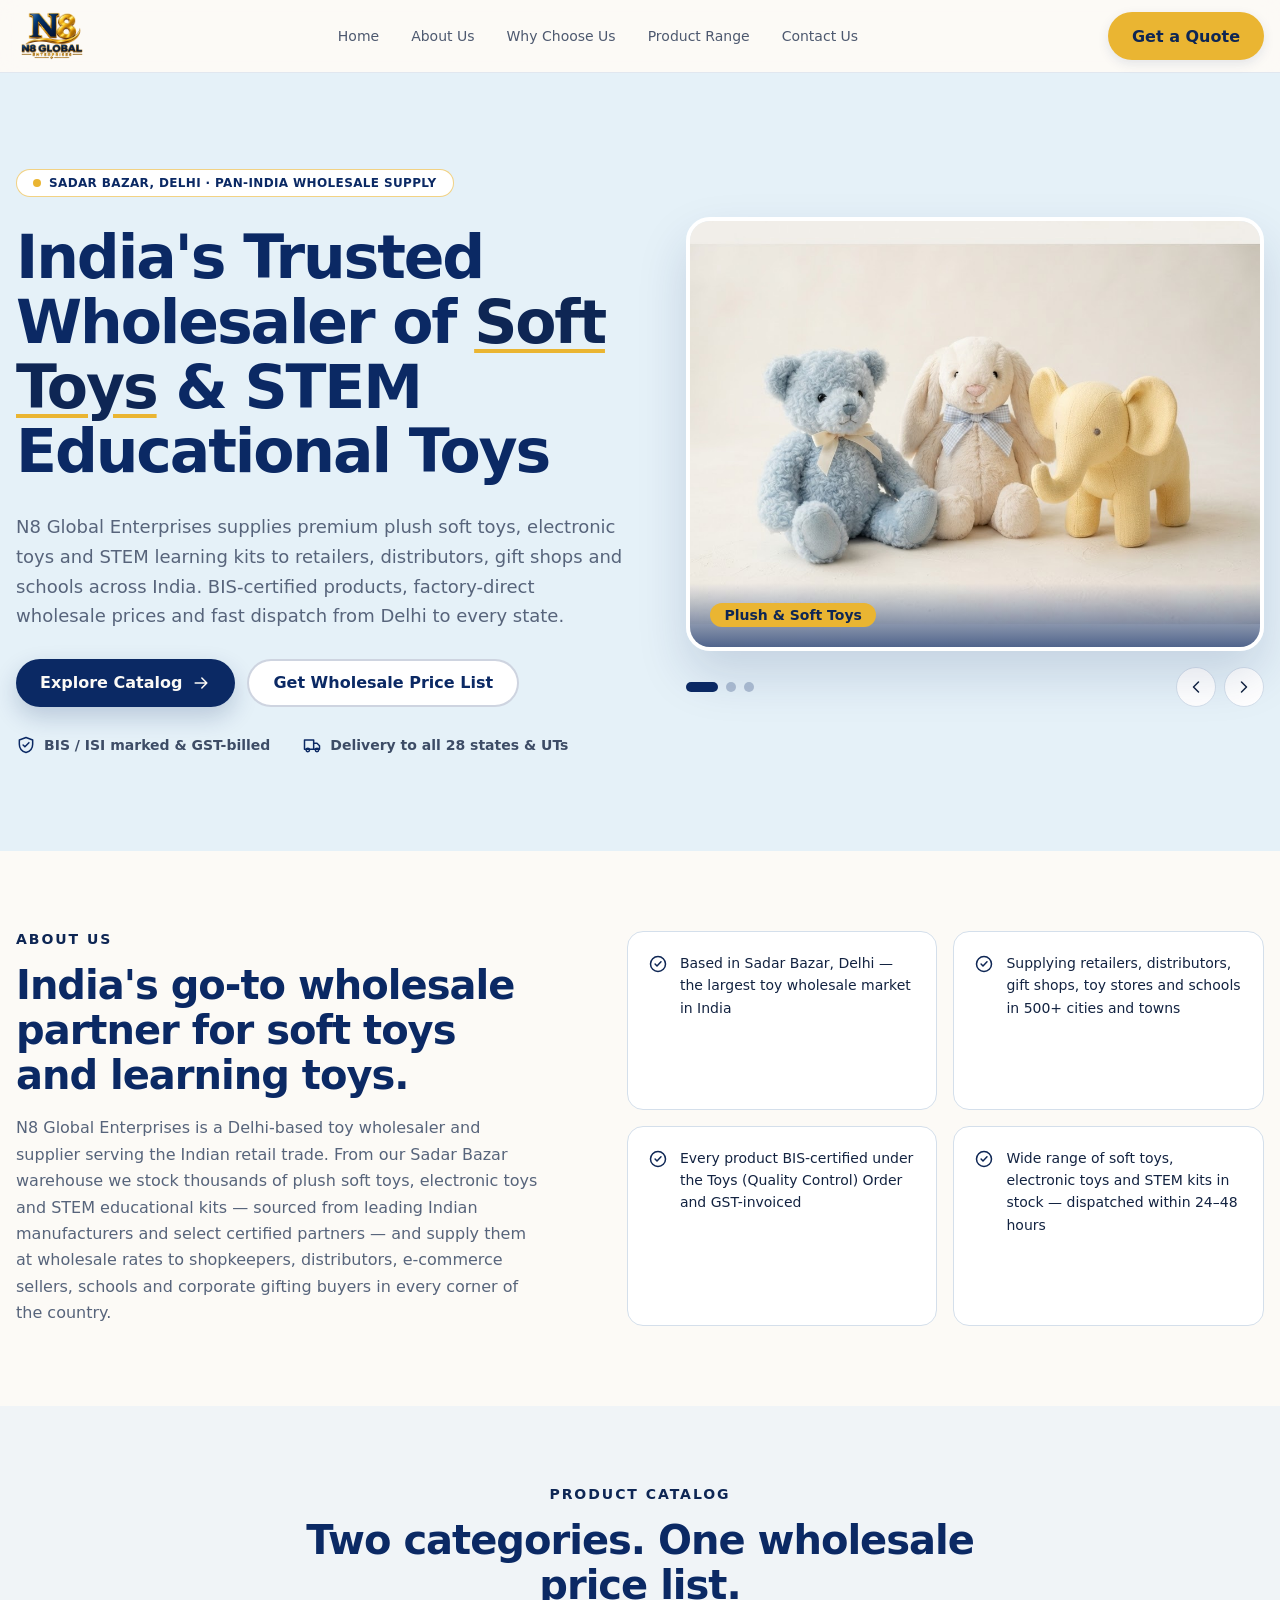
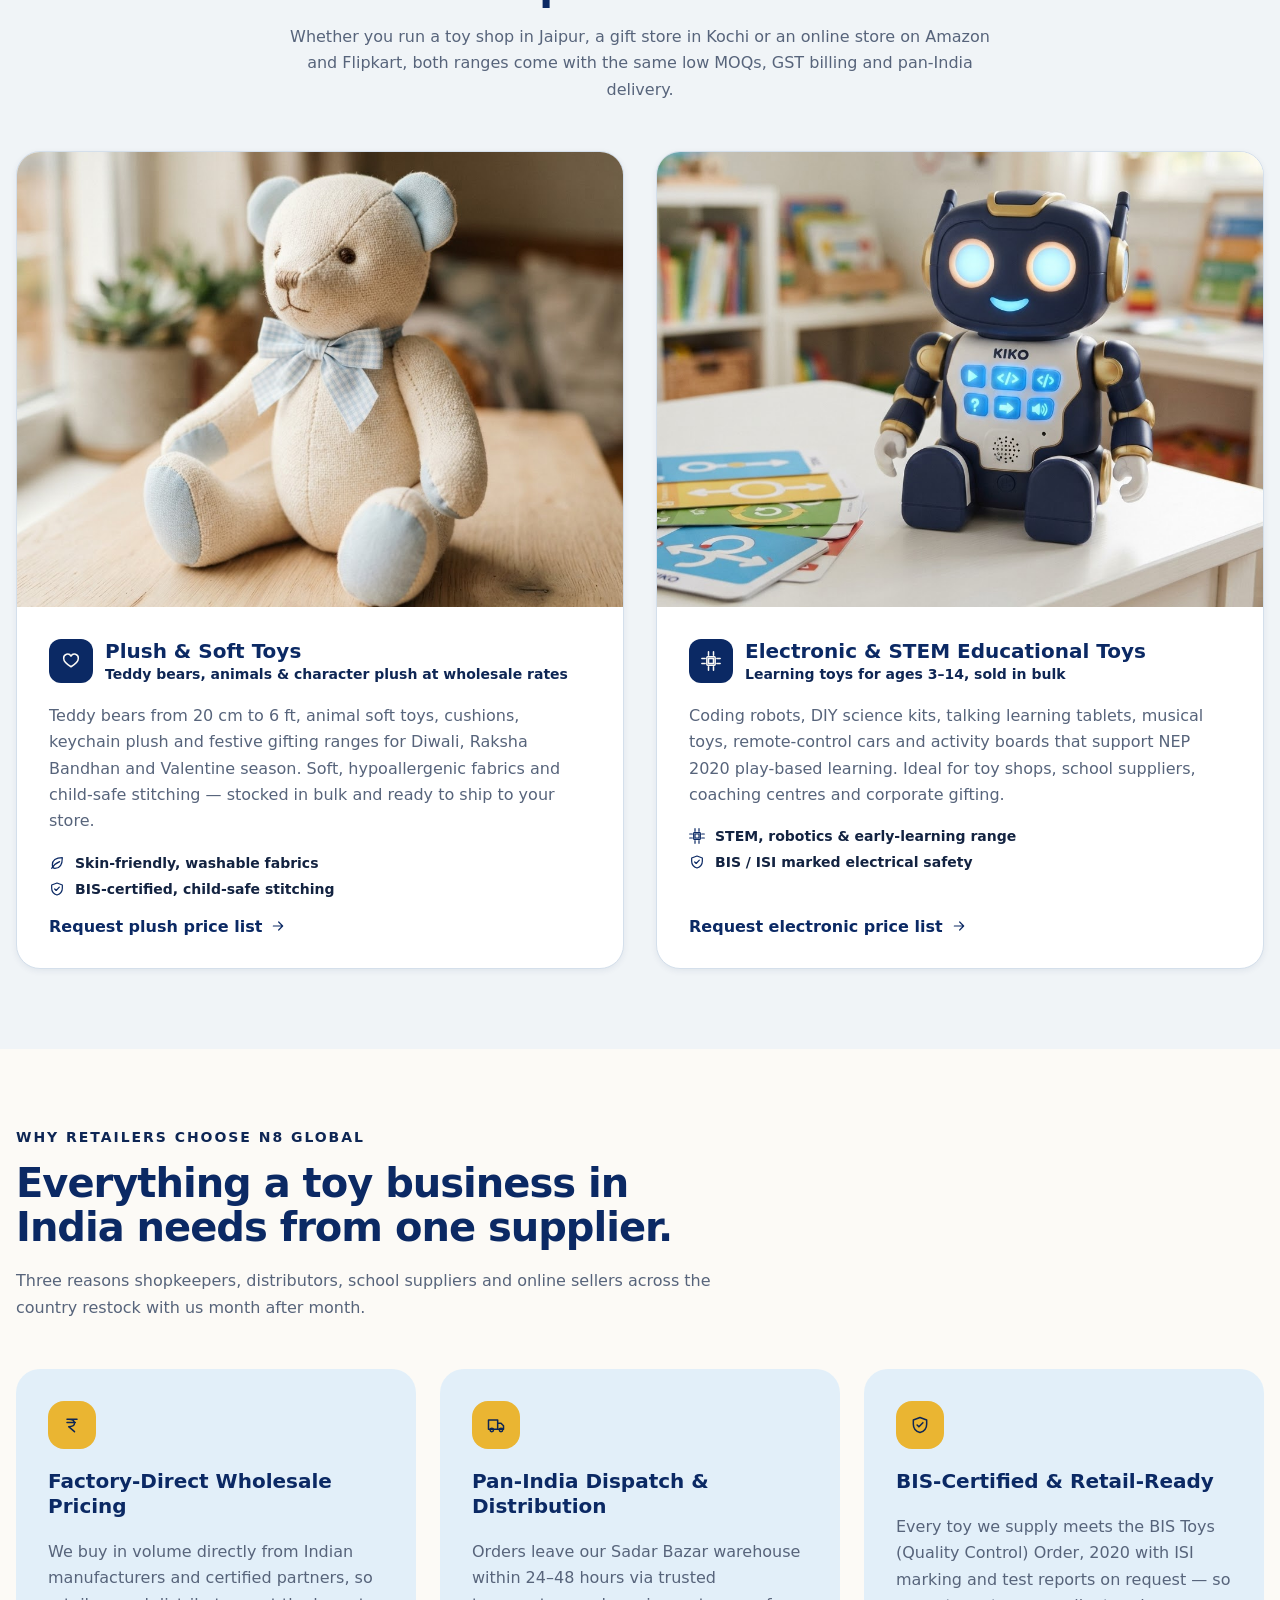
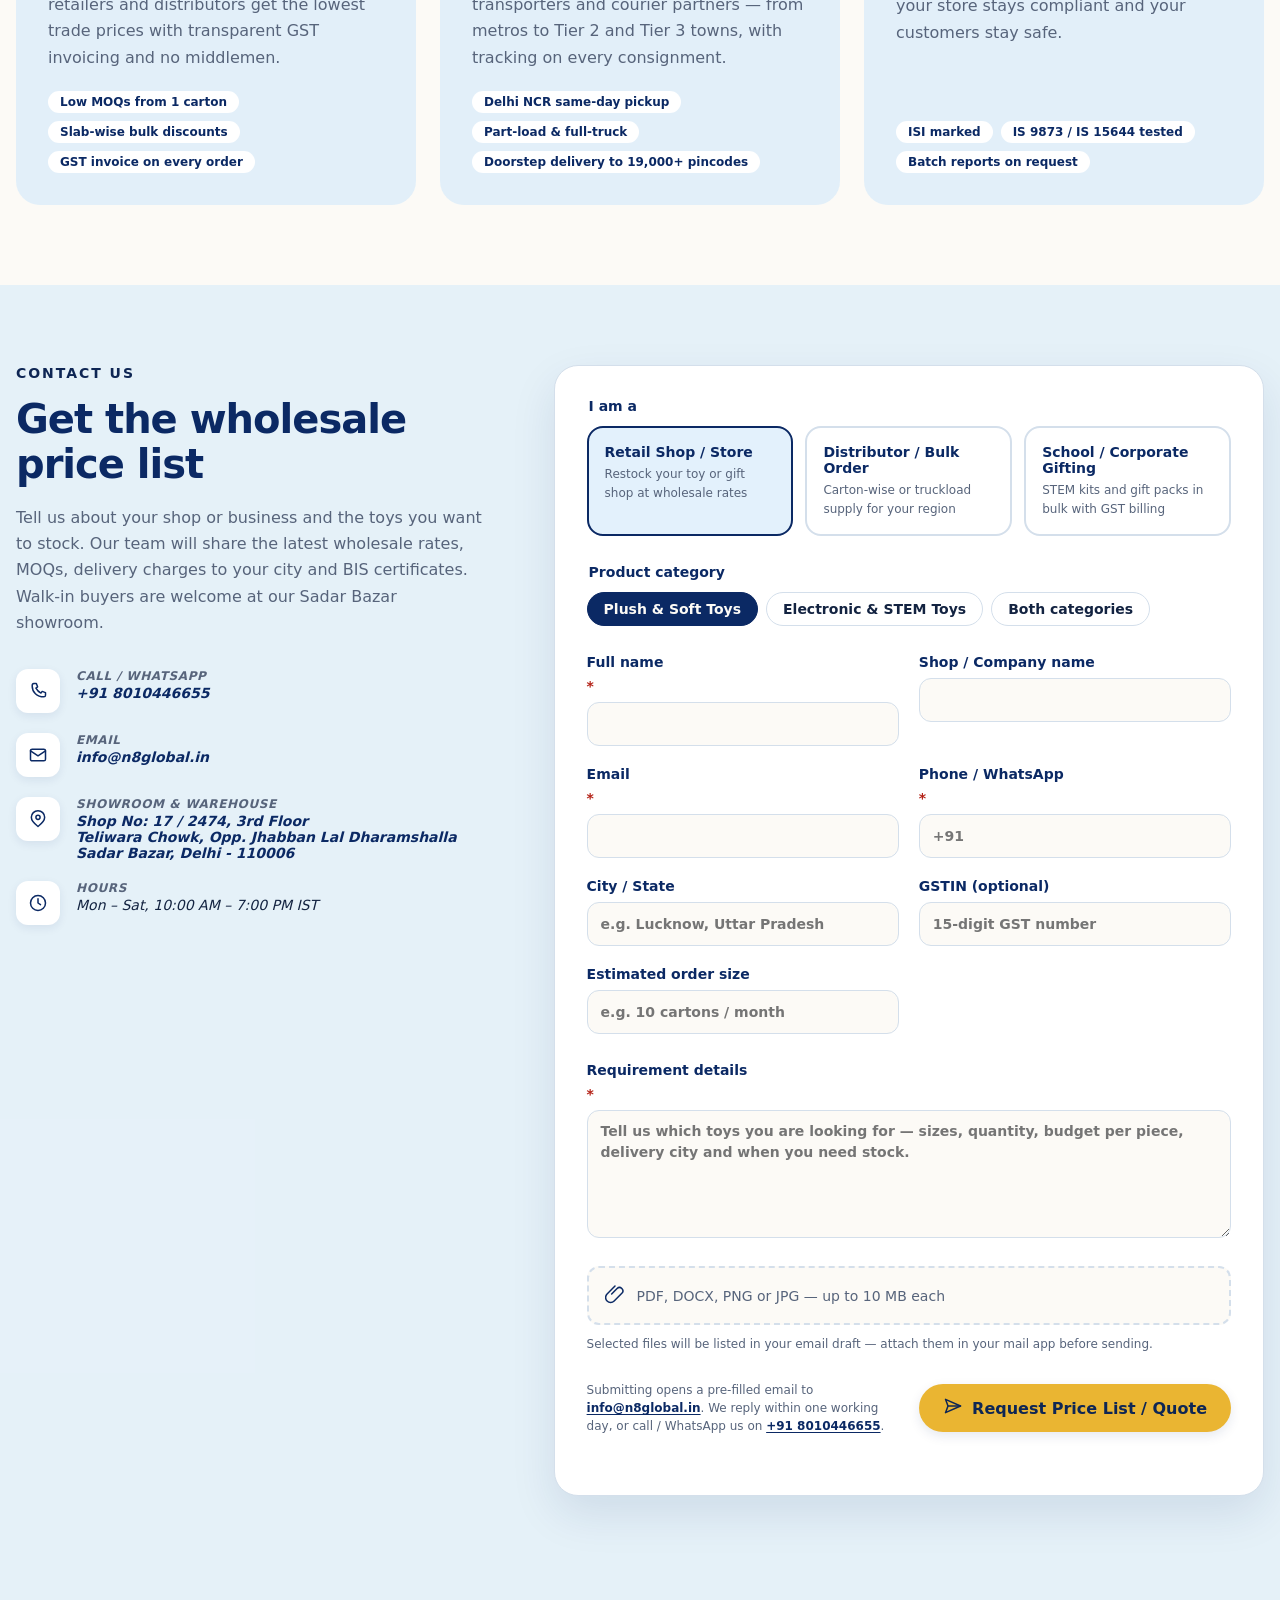
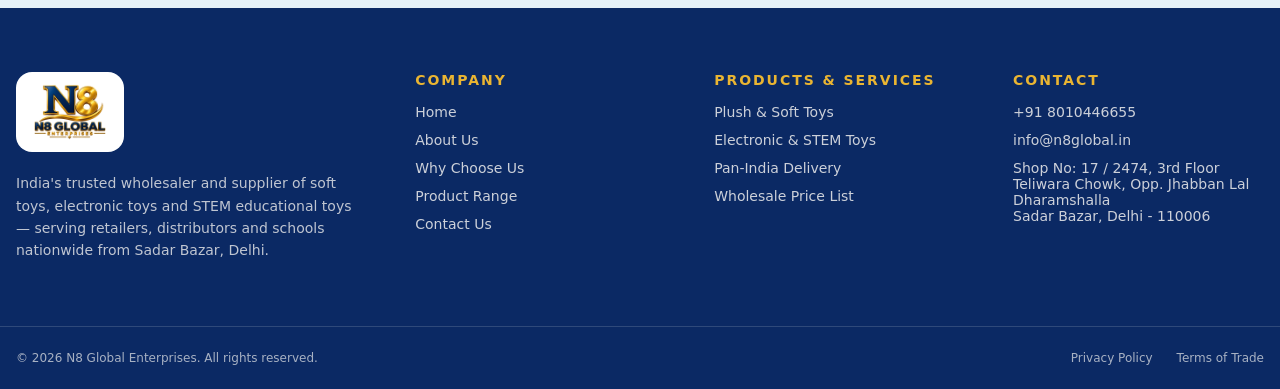
<file: index.html>
<!doctype html>
<html lang="en">
<head>
  <meta charset="utf-8">
  <meta name="viewport" content="width=device-width, initial-scale=1">
  <meta name="theme-color" content="#f9f8f5">
  <meta name="description" content="N8 Global Enterprises is a leading India-based wholesaler and supplier of plush soft toys, electronic toys and STEM educational toys.">
  <title>N8 Global Enterprises | Soft Toys & STEM Educational Toys Wholesaler in India</title>
  <link rel="icon" href="./assets/logo.png">
  <link rel="stylesheet" href="./style.css">
</head>
<body>
<header class="site-header">
  <div class="container header-inner">
    <a class="brand" href="#home" aria-label="N8 Global Enterprises home">
      <img src="./assets/logo.png" alt="N8 Global Enterprises">
    </a>
    <nav class="desktop-nav" aria-label="Primary"><a href="#home">Home</a>
<a href="#about">About Us</a>
<a href="#capabilities">Why Choose Us</a>
<a href="#catalog">Product Range</a>
<a href="#contact">Contact Us</a></nav>
    <div class="header-actions">
      <a class="btn btn-accent quote-btn" href="#quote">Get a Quote</a>
      <button class="icon-btn mobile-toggle" id="menuToggle" aria-expanded="false" aria-controls="mobileNav" aria-label="Open menu"><span class="icon"><svg viewBox="0 0 24 24" aria-hidden="true"><path d="M4 7h16M4 12h16M4 17h16"/></svg></span></button>
    </div>
  </div>
  <nav class="mobile-nav" id="mobileNav" aria-label="Mobile">
    <div class="container mobile-nav-inner">
      <a href="#home">Home</a>
<a href="#about">About Us</a>
<a href="#capabilities">Why Choose Us</a>
<a href="#catalog">Product Range</a>
<a href="#contact">Contact Us</a>
      <a class="btn btn-accent" href="#quote">Get a Quote</a>
    </div>
  </nav>
</header>

<main>
<section id="home" class="hero section-blue">
  <div class="container hero-grid">
    <div class="hero-copy">
      <span class="eyebrow-pill"><span class="dot"></span>Sadar Bazar, Delhi · Pan-India Wholesale Supply</span>
      <h1>India's Trusted Wholesaler of <span>Soft Toys</span> &amp; STEM Educational Toys</h1>
      <p class="lead">N8 Global Enterprises supplies premium plush soft toys, electronic toys and STEM learning kits to retailers, distributors, gift shops and schools across India. BIS-certified products, factory-direct wholesale prices and fast dispatch from Delhi to every state.</p>
      <div class="hero-actions">
        <a class="btn btn-primary" href="#catalog">Explore Catalog <span class="icon"><svg viewBox="0 0 24 24" aria-hidden="true"><path d="M5 12h14M13 6l6 6-6 6"/></svg></span></a>
        <a class="btn btn-outline" href="#quote">Get Wholesale Price List</a>
      </div>
      <ul class="trust-row">
        <li><span class="icon"><svg viewBox="0 0 24 24" aria-hidden="true"><path d="M12 3 20 6v5c0 5-3.4 8.6-8 10-4.6-1.4-8-5-8-10V6l8-3Z"/><path d="m8.5 12 2.2 2.2 4.8-5"/></svg></span> BIS / ISI marked &amp; GST-billed</li>
        <li><span class="icon"><svg viewBox="0 0 24 24" aria-hidden="true"><path d="M3 6h11v11H3zM14 10h4l3 3v4h-7z"/><circle cx="7" cy="18" r="2"/><circle cx="18" cy="18" r="2"/></svg></span> Delivery to all 28 states &amp; UTs</li>
      </ul>
    </div>
    <div class="hero-media" id="heroMedia">
      <div class="carousel" role="region" aria-roledescription="carousel" aria-label="Product highlights">
        
      <div class="slide active" aria-hidden="false">
        <img src="./assets/hero-plush.png" alt="Collection of premium pastel plush toys in a studio setting">
        <div class="slide-caption"><span>Plush & Soft Toys</span></div>
      </div>
      <div class="slide " aria-hidden="true">
        <img src="./assets/hero-electronic.png" alt="Modern electronic and STEM learning toys arranged on a pale blue backdrop">
        <div class="slide-caption"><span>Electronic & Interactive Toys</span></div>
      </div>
      <div class="slide " aria-hidden="true">
        <img src="./assets/hero-factory.png" alt="Warehouse team preparing bulk toy orders for dispatch">
        <div class="slide-caption"><span>Bulk Supply & Dispatch</span></div>
      </div>
      </div>
      <div class="carousel-controls">
        <div class="dots" role="tablist" aria-label="Choose slide">
          <button class="dot-btn active" data-slide="0" aria-label="Go to slide 1"></button>
          <button class="dot-btn" data-slide="1" aria-label="Go to slide 2"></button>
          <button class="dot-btn" data-slide="2" aria-label="Go to slide 3"></button>
        </div>
        <div class="arrow-buttons">
          <button class="icon-btn" id="prevSlide" aria-label="Previous slide"><span class="icon"><svg viewBox="0 0 24 24" aria-hidden="true"><path d="m15 18-6-6 6-6"/></svg></span></button>
          <button class="icon-btn" id="nextSlide" aria-label="Next slide"><span class="icon"><svg viewBox="0 0 24 24" aria-hidden="true"><path d="m9 18 6-6-6-6"/></svg></span></button>
        </div>
      </div>
    </div>
  </div>
</section>

<section id="about" class="section">
  <div class="container about-grid">
    <div>
      <p class="section-kicker">About Us</p>
      <h2>India's go-to wholesale partner for soft toys and learning toys.</h2>
      <p class="muted">N8 Global Enterprises is a Delhi-based toy wholesaler and supplier serving the Indian retail trade. From our Sadar Bazar warehouse we stock thousands of plush soft toys, electronic toys and STEM educational kits — sourced from leading Indian manufacturers and select certified partners — and supply them at wholesale rates to shopkeepers, distributors, e-commerce sellers, schools and corporate gifting buyers in every corner of the country.</p>
    </div>
    <ul class="point-grid">
      <li><span class="icon"><svg viewBox="0 0 24 24" aria-hidden="true"><circle cx="12" cy="12" r="9"/><path d="m8.5 12 2.3 2.3 4.8-5"/></svg></span><span>Based in Sadar Bazar, Delhi — the largest toy wholesale market in India</span></li>
      <li><span class="icon"><svg viewBox="0 0 24 24" aria-hidden="true"><circle cx="12" cy="12" r="9"/><path d="m8.5 12 2.3 2.3 4.8-5"/></svg></span><span>Supplying retailers, distributors, gift shops, toy stores and schools in 500+ cities and towns</span></li>
      <li><span class="icon"><svg viewBox="0 0 24 24" aria-hidden="true"><circle cx="12" cy="12" r="9"/><path d="m8.5 12 2.3 2.3 4.8-5"/></svg></span><span>Every product BIS-certified under the Toys (Quality Control) Order and GST-invoiced</span></li>
      <li><span class="icon"><svg viewBox="0 0 24 24" aria-hidden="true"><circle cx="12" cy="12" r="9"/><path d="m8.5 12 2.3 2.3 4.8-5"/></svg></span><span>Wide range of soft toys, electronic toys and STEM kits in stock — dispatched within 24–48 hours</span></li>
    </ul>
  </div>
</section>

<section id="catalog" class="section catalog-section">
  <div class="container">
    <div class="center-heading">
      <p class="section-kicker">Product Catalog</p>
      <h2>Two categories. One wholesale price list.</h2>
      <p class="muted">Whether you run a toy shop in Jaipur, a gift store in Kochi or an online store on Amazon and Flipkart, both ranges come with the same low MOQs, GST billing and pan-India delivery.</p>
    </div>
    <div class="division-grid">
      <article class="division-card">
        <div class="division-image plush"><img src="./assets/division-plush.png" alt="Handcrafted pastel plush teddy bear on a wooden surface"></div>
        <div class="division-body">
          <div class="division-title"><span class="square-icon navy"><span class="icon"><svg viewBox="0 0 24 24" aria-hidden="true"><path d="M20.8 8.7c0 5-8.8 10.2-8.8 10.2S3.2 13.7 3.2 8.7A4.7 4.7 0 0 1 12 6.2a4.7 4.7 0 0 1 8.8 2.5Z"/></svg></span></span><div><h3>Plush &amp; Soft Toys</h3><p>Teddy bears, animals &amp; character plush at wholesale rates</p></div></div>
          <p class="muted">Teddy bears from 20 cm to 6 ft, animal soft toys, cushions, keychain plush and festive gifting ranges for Diwali, Raksha Bandhan and Valentine season. Soft, hypoallergenic fabrics and child-safe stitching — stocked in bulk and ready to ship to your store.</p>
          <ul class="feature-list"><li><span class="icon"><svg viewBox="0 0 24 24" aria-hidden="true"><path d="M20 4C10 4 5 8 5 15c0 2.8 1.5 5 4 5 7 0 11-6 11-16Z"/><path d="M4 20c3-5 7-8 12-10"/></svg></span>Skin-friendly, washable fabrics</li><li><span class="icon"><svg viewBox="0 0 24 24" aria-hidden="true"><path d="M12 3 20 6v5c0 5-3.4 8.6-8 10-4.6-1.4-8-5-8-10V6l8-3Z"/><path d="m8.5 12 2.2 2.2 4.8-5"/></svg></span>BIS-certified, child-safe stitching</li></ul>
          <a class="text-link" href="#quote">Request plush price list <span class="icon"><svg viewBox="0 0 24 24" aria-hidden="true"><path d="M5 12h14M13 6l6 6-6 6"/></svg></span></a>
        </div>
      </article>
      <article class="division-card">
        <div class="division-image electronic"><img src="./assets/division-electronic.png" alt="Interactive learning robot toy with soft LED eyes beside STEM coding cards"></div>
        <div class="division-body">
          <div class="division-title"><span class="square-icon navy"><span class="icon"><svg viewBox="0 0 24 24" aria-hidden="true"><rect x="7" y="7" width="10" height="10" rx="1"/><path d="M9 1v4m6-4v4M9 19v4m6-4v4M1 9h4m-4 6h4m14-6h4m-4 6h4M9 9h6v6H9z"/></svg></span></span><div><h3>Electronic &amp; STEM Educational Toys</h3><p>Learning toys for ages 3–14, sold in bulk</p></div></div>
          <p class="muted">Coding robots, DIY science kits, talking learning tablets, musical toys, remote-control cars and activity boards that support NEP 2020 play-based learning. Ideal for toy shops, school suppliers, coaching centres and corporate gifting.</p>
          <ul class="feature-list"><li><span class="icon"><svg viewBox="0 0 24 24" aria-hidden="true"><rect x="7" y="7" width="10" height="10" rx="1"/><path d="M9 1v4m6-4v4M9 19v4m6-4v4M1 9h4m-4 6h4m14-6h4m-4 6h4M9 9h6v6H9z"/></svg></span>STEM, robotics &amp; early-learning range</li><li><span class="icon"><svg viewBox="0 0 24 24" aria-hidden="true"><path d="M12 3 20 6v5c0 5-3.4 8.6-8 10-4.6-1.4-8-5-8-10V6l8-3Z"/><path d="m8.5 12 2.2 2.2 4.8-5"/></svg></span>BIS / ISI marked electrical safety</li></ul>
          <a class="text-link" href="#quote">Request electronic price list <span class="icon"><svg viewBox="0 0 24 24" aria-hidden="true"><path d="M5 12h14M13 6l6 6-6 6"/></svg></span></a>
        </div>
      </article>
    </div>
  </div>
</section>

<section id="capabilities" class="section">
  <div class="container">
    <div class="section-heading">
      <p class="section-kicker">Why Retailers Choose N8 Global</p>
      <h2>Everything a toy business in India needs from one supplier.</h2>
      <p class="muted">Three reasons shopkeepers, distributors, school suppliers and online sellers across the country restock with us month after month.</p>
    </div>
    <div class="cap-grid">
      <article class="cap-card"><span class="big-icon"><span class="icon"><svg viewBox="0 0 24 24" aria-hidden="true"><path d="M6 5h12M6 9h10M8 5c5 0 7 2 7 5s-2 4-7 4l7 6"/></svg></span></span><h3>Factory-Direct Wholesale Pricing</h3><p class="muted">We buy in volume directly from Indian manufacturers and certified partners, so retailers and distributors get the lowest trade prices with transparent GST invoicing and no middlemen.</p><ul><li>Low MOQs from 1 carton</li><li>Slab-wise bulk discounts</li><li>GST invoice on every order</li></ul></article>
      <article class="cap-card"><span class="big-icon"><span class="icon"><svg viewBox="0 0 24 24" aria-hidden="true"><path d="M3 6h11v11H3zM14 10h4l3 3v4h-7z"/><circle cx="7" cy="18" r="2"/><circle cx="18" cy="18" r="2"/></svg></span></span><h3>Pan-India Dispatch &amp; Distribution</h3><p class="muted">Orders leave our Sadar Bazar warehouse within 24–48 hours via trusted transporters and courier partners — from metros to Tier 2 and Tier 3 towns, with tracking on every consignment.</p><ul><li>Delhi NCR same-day pickup</li><li>Part-load &amp; full-truck</li><li>Doorstep delivery to 19,000+ pincodes</li></ul></article>
      <article class="cap-card"><span class="big-icon"><span class="icon"><svg viewBox="0 0 24 24" aria-hidden="true"><path d="M12 3 20 6v5c0 5-3.4 8.6-8 10-4.6-1.4-8-5-8-10V6l8-3Z"/><path d="m8.5 12 2.2 2.2 4.8-5"/></svg></span></span><h3>BIS-Certified &amp; Retail-Ready</h3><p class="muted">Every toy we supply meets the BIS Toys (Quality Control) Order, 2020 with ISI marking and test reports on request — so your store stays compliant and your customers stay safe.</p><ul><li>ISI marked</li><li>IS 9873 / IS 15644 tested</li><li>Batch reports on request</li></ul></article>
    </div>
  </div>
</section>

<section id="contact" class="contact-section">
  <div class="container contact-grid" id="quote">
    <div class="contact-copy">
      <p class="section-kicker">Contact Us</p>
      <h2>Get the wholesale price list</h2>
      <p class="muted">Tell us about your shop or business and the toys you want to stock. Our team will share the latest wholesale rates, MOQs, delivery charges to your city and BIS certificates. Walk-in buyers are welcome at our Sadar Bazar showroom.</p>
      <address class="contact-list">
        <div class="contact-row"><span class="contact-icon"><span class="icon"><svg viewBox="0 0 24 24" aria-hidden="true"><path d="M7 3h3l1.5 4-2 1.5a15 15 0 0 0 6 6l1.5-2 4 1.5v3c0 1.1-.9 2-2 2C10.7 19 5 13.3 5 6c0-1.7.9-3 2-3Z"/></svg></span></span><div><small>Call / WhatsApp</small><a href="tel:+918010446655">+91 8010446655</a></div></div>
        <div class="contact-row"><span class="contact-icon"><span class="icon"><svg viewBox="0 0 24 24" aria-hidden="true"><rect x="3" y="5" width="18" height="14" rx="2"/><path d="m3 7 9 6 9-6"/></svg></span></span><div><small>Email</small><a href="mailto:info@n8global.in">info@n8global.in</a></div></div>
        <div class="contact-row"><span class="contact-icon"><span class="icon"><svg viewBox="0 0 24 24" aria-hidden="true"><path d="M20 10c0 5-8 11-8 11S4 15 4 10a8 8 0 1 1 16 0Z"/><circle cx="12" cy="10" r="2.5"/></svg></span></span><div><small>Showroom &amp; Warehouse</small><a target="_blank" rel="noreferrer" href="https://www.google.com/maps/search/?api=1&query=Teliwara+Chowk+Sadar+Bazar+Delhi+110006">Shop No: 17 / 2474, 3rd Floor<br>Teliwara Chowk, Opp. Jhabban Lal Dharamshalla<br>Sadar Bazar, Delhi - 110006</a></div></div>
        <div class="contact-row"><span class="contact-icon"><span class="icon"><svg viewBox="0 0 24 24" aria-hidden="true"><circle cx="12" cy="12" r="9"/><path d="M12 7v5l3 2"/></svg></span></span><div><small>Hours</small><span>Mon – Sat, 10:00 AM – 7:00 PM IST</span></div></div>
      </address>
    </div>

    <form class="inquiry-form" id="inquiryForm">
      <fieldset><legend>I am a</legend><div class="service-grid">
        <label class="choice selected"><input type="radio" name="service" value="Retail Shop / Store" checked><strong>Retail Shop / Store</strong><span>Restock your toy or gift shop at wholesale rates</span></label>
        <label class="choice"><input type="radio" name="service" value="Distributor / Bulk Order"><strong>Distributor / Bulk Order</strong><span>Carton-wise or truckload supply for your region</span></label>
        <label class="choice"><input type="radio" name="service" value="School / Corporate Gifting"><strong>School / Corporate Gifting</strong><span>STEM kits and gift packs in bulk with GST billing</span></label>
      </div></fieldset>
      <fieldset><legend>Product category</legend><div class="category-row">
        <label class="pill selected"><input type="radio" name="category" value="Plush & Soft Toys" checked>Plush &amp; Soft Toys</label>
        <label class="pill"><input type="radio" name="category" value="Electronic & STEM Toys">Electronic &amp; STEM Toys</label>
        <label class="pill"><input type="radio" name="category" value="Both categories">Both categories</label>
      </div></fieldset>
      <div class="form-grid">
        <label>Full name <span>*</span><input name="name" autocomplete="name" required></label>
        <label>Shop / Company name<input name="company" autocomplete="organization"></label>
        <label>Email <span>*</span><input name="email" type="email" autocomplete="email" required></label>
        <label>Phone / WhatsApp <span>*</span><input name="phone" type="tel" autocomplete="tel" placeholder="+91" required></label>
        <label>City / State<input name="location" autocomplete="address-level2" placeholder="e.g. Lucknow, Uttar Pradesh"></label>
        <label>GSTIN (optional)<input name="gstin" placeholder="15-digit GST number"></label>
        <label>Estimated order size<input name="quantity" placeholder="e.g. 10 cartons / month"></label>
      </div>
      <label class="details-label">Requirement details <span>*</span><textarea name="details" rows="5" required placeholder="Tell us which toys you are looking for — sizes, quantity, budget per piece, delivery city and when you need stock."></textarea></label>
      <label class="file-upload"><span><span class="icon"><svg viewBox="0 0 24 24" aria-hidden="true"><path d="m8 12 6.5-6.5a4 4 0 0 1 5.7 5.7L11 20.4a6 6 0 0 1-8.5-8.5L12 2.4"/></svg></span></span><span class="file-text">PDF, DOCX, PNG or JPG — up to 10 MB each</span><input id="files" type="file" multiple accept=".pdf,.doc,.docx,.png,.jpg,.jpeg,.xlsx"></label>
      <p class="file-note">Selected files will be listed in your email draft — attach them in your mail app before sending.</p>
      <div class="form-bottom"><p>Submitting opens a pre-filled email to <a href="mailto:info@n8global.in">info@n8global.in</a>. We reply within one working day, or call / WhatsApp us on <a href="tel:+918010446655">+91 8010446655</a>.</p><button class="btn btn-accent submit-btn" type="submit"><span id="submitIcon"><span class="icon"><svg viewBox="0 0 24 24" aria-hidden="true"><path d="m3 4 18 8-18 8 3-8-3-8Z"/><path d="M6 12h15"/></svg></span></span><span id="submitText">Request Price List / Quote</span></button></div>
      <p class="form-status" id="formStatus" aria-live="polite"></p>
    </form>
  </div>
</section>
</main>

<footer class="site-footer">
  <div class="container footer-grid">
    <div class="footer-brand">
      <div class="footer-logo"><img src="./assets/logo.png" alt="N8 Global Enterprises"></div>
      <p>India's trusted wholesaler and supplier of soft toys, electronic toys and STEM educational toys — serving retailers, distributors and schools nationwide from Sadar Bazar, Delhi.</p>
    </div>
    <div><h3>Company</h3><ul><li><a href="#home">Home</a></li><li><a href="#about">About Us</a></li><li><a href="#capabilities">Why Choose Us</a></li><li><a href="#catalog">Product Range</a></li><li><a href="#contact">Contact Us</a></li></ul></div>
    <div><h3>Products &amp; Services</h3><ul><li><a href="#catalog">Plush &amp; Soft Toys</a></li><li><a href="#catalog">Electronic &amp; STEM Toys</a></li><li><a href="#capabilities">Pan-India Delivery</a></li><li><a href="#quote">Wholesale Price List</a></li></ul></div>
    <div><h3>Contact</h3><ul><li><a href="tel:+918010446655">+91 8010446655</a></li><li><a href="mailto:info@n8global.in">info@n8global.in</a></li><li>Shop No: 17 / 2474, 3rd Floor<br>Teliwara Chowk, Opp. Jhabban Lal Dharamshalla<br>Sadar Bazar, Delhi - 110006</li></ul></div>
  </div>
  <div class="footer-bottom"><div class="container footer-bottom-inner"><p>&copy; <span id="year"></span> N8 Global Enterprises. All rights reserved.</p><ul><li><a href="./privacy.html">Privacy Policy</a></li><li><a href="./terms.html">Terms of Trade</a></li></ul></div></div>
</footer>

<script src="./script.js"></script>
</body>
</html>
</file>
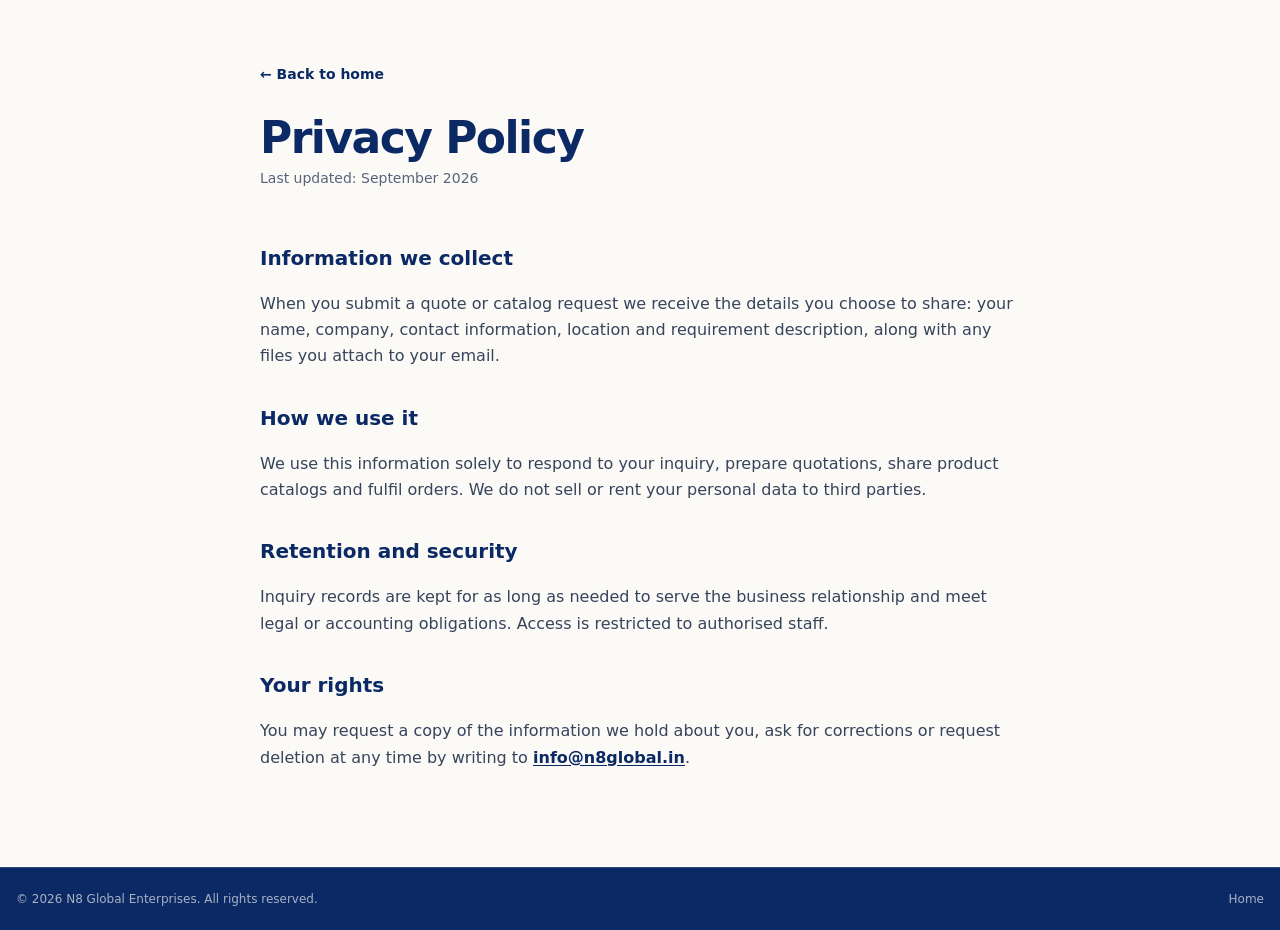
<file: privacy.html>
<!doctype html><html lang="en"><head><meta charset="utf-8"><meta name="viewport" content="width=device-width,initial-scale=1"><title>Privacy Policy | N8 Global Enterprises</title><link rel="icon" href="./assets/logo.png"><link rel="stylesheet" href="./style.css"></head><body>
<main class="container legal"><a class="back" href="./index.html">← Back to home</a><h1>Privacy Policy</h1><p class="updated">Last updated: September 2026</p><div class="legal-content">
<h2>Information we collect</h2><p>When you submit a quote or catalog request we receive the details you choose to share: your name, company, contact information, location and requirement description, along with any files you attach to your email.</p>
<h2>How we use it</h2><p>We use this information solely to respond to your inquiry, prepare quotations, share product catalogs and fulfil orders. We do not sell or rent your personal data to third parties.</p>
<h2>Retention and security</h2><p>Inquiry records are kept for as long as needed to serve the business relationship and meet legal or accounting obligations. Access is restricted to authorised staff.</p>
<h2>Your rights</h2><p>You may request a copy of the information we hold about you, ask for corrections or request deletion at any time by writing to <a href="mailto:info@n8global.in">info@n8global.in</a>.</p>
</div></main><script>document.body.insertAdjacentHTML('beforeend','<footer class="site-footer"><div class="footer-bottom"><div class="container footer-bottom-inner"><p>&copy; '+new Date().getFullYear()+' N8 Global Enterprises. All rights reserved.</p><ul><li><a href="./index.html">Home</a></li></ul></div></div></footer>')</script></body></html>
</file>
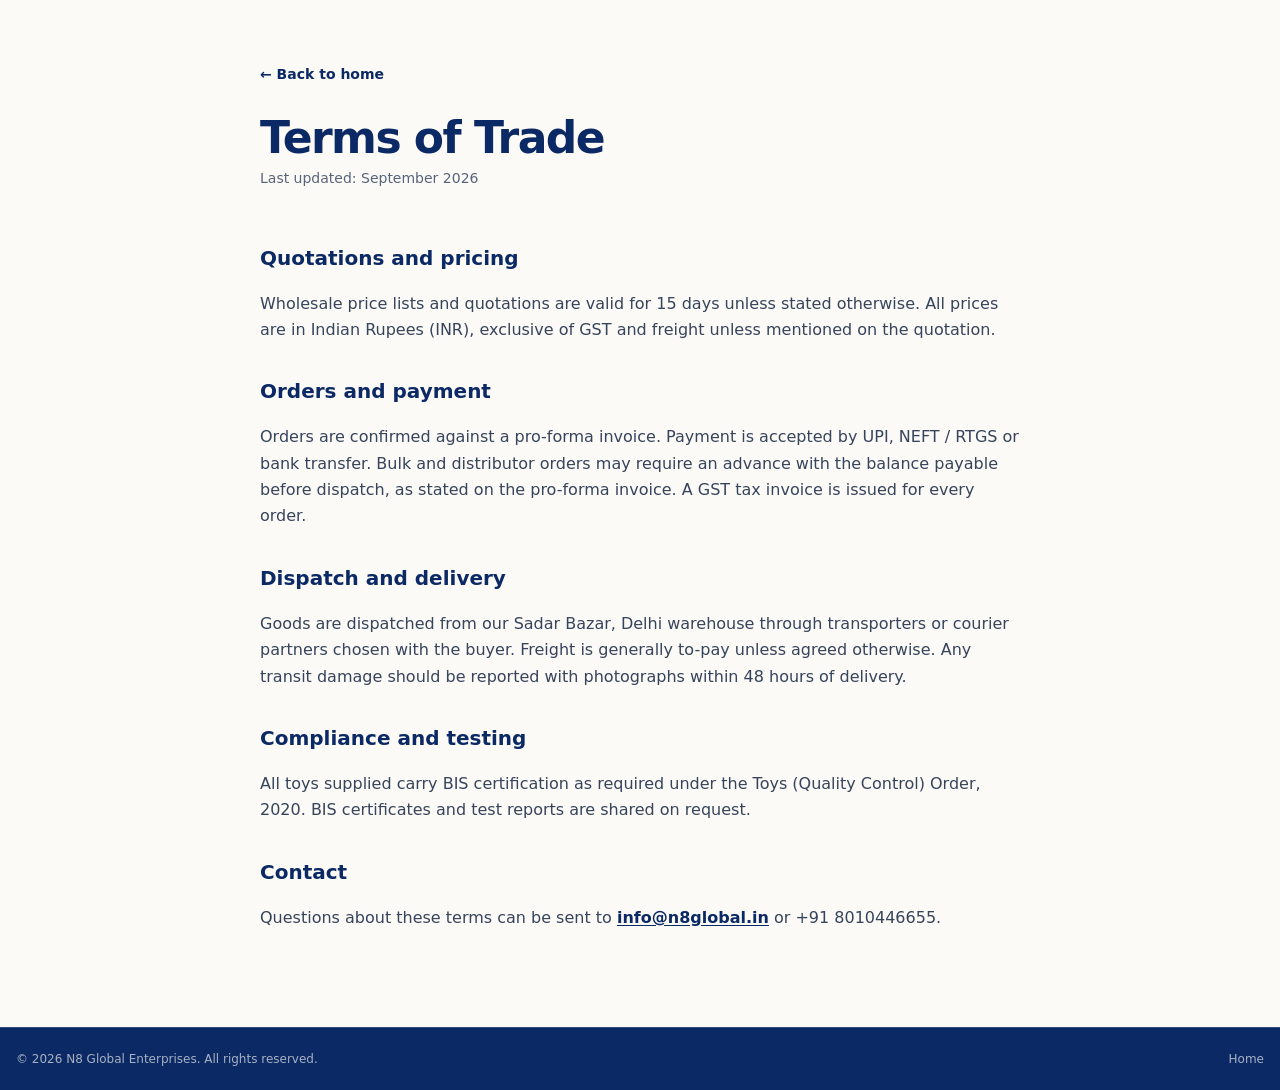
<file: terms.html>
<!doctype html><html lang="en"><head><meta charset="utf-8"><meta name="viewport" content="width=device-width,initial-scale=1"><title>Terms of Trade | N8 Global Enterprises</title><link rel="icon" href="./assets/logo.png"><link rel="stylesheet" href="./style.css"></head><body>
<main class="container legal"><a class="back" href="./index.html">← Back to home</a><h1>Terms of Trade</h1><p class="updated">Last updated: September 2026</p><div class="legal-content">
<h2>Quotations and pricing</h2><p>Wholesale price lists and quotations are valid for 15 days unless stated otherwise. All prices are in Indian Rupees (INR), exclusive of GST and freight unless mentioned on the quotation.</p>
<h2>Orders and payment</h2><p>Orders are confirmed against a pro-forma invoice. Payment is accepted by UPI, NEFT / RTGS or bank transfer. Bulk and distributor orders may require an advance with the balance payable before dispatch, as stated on the pro-forma invoice. A GST tax invoice is issued for every order.</p>
<h2>Dispatch and delivery</h2><p>Goods are dispatched from our Sadar Bazar, Delhi warehouse through transporters or courier partners chosen with the buyer. Freight is generally to-pay unless agreed otherwise. Any transit damage should be reported with photographs within 48 hours of delivery.</p>
<h2>Compliance and testing</h2><p>All toys supplied carry BIS certification as required under the Toys (Quality Control) Order, 2020. BIS certificates and test reports are shared on request.</p>
<h2>Contact</h2><p>Questions about these terms can be sent to <a href="mailto:info@n8global.in">info@n8global.in</a> or +91 8010446655.</p>
</div></main><script>document.body.insertAdjacentHTML('beforeend','<footer class="site-footer"><div class="footer-bottom"><div class="container footer-bottom-inner"><p>&copy; '+new Date().getFullYear()+' N8 Global Enterprises. All rights reserved.</p><ul><li><a href="./index.html">Home</a></li></ul></div></div></footer>')</script></body></html>
</file>
<file: style.css>
/* N8 Global Enterprises — static GitHub Pages stylesheet
   Converted from the supplied Next.js/Tailwind project without changing the intended layout. */
:root{
  --navy:oklch(.30 .11 262);--gold:oklch(.80 .15 85);--gold-fg:oklch(.28 .09 262);
  --sky:oklch(.93 .03 245);--bg:oklch(.985 .006 90);--fg:oklch(.26 .06 262);
  --card:#fff;--muted:oklch(.955 .012 245);--muted-fg:oklch(.50 .04 262);
  --border:oklch(.90 .02 250);--ring:oklch(.60 .10 262);--radius:14px;
}
*{box-sizing:border-box;border-color:var(--border)}
html{scroll-behavior:smooth}
body{margin:0;background:var(--bg);color:var(--fg);font-family:Inter,ui-sans-serif,system-ui,-apple-system,"Segoe UI",sans-serif;-webkit-font-smoothing:antialiased}
h1,h2,h3,h4{font-family:Nunito,ui-sans-serif,system-ui,sans-serif}
img{display:block;max-width:100%}
a{color:inherit;text-decoration:none}
button,input,textarea{font:inherit}
button{cursor:pointer}
.container{width:min(100% - 32px,1280px);margin-inline:auto}
.site-header{position:sticky;top:0;z-index:50;border-bottom:1px solid color-mix(in srgb,var(--border) 70%,transparent);background:color-mix(in srgb,var(--bg) 85%,transparent);backdrop-filter:blur(12px)}
.header-inner{height:72px;display:flex;align-items:center;justify-content:space-between;gap:24px}
.brand{display:flex;align-items:center;gap:12px}
.brand img{height:48px;width:auto}
.desktop-nav{display:flex;align-items:center;gap:4px}
.desktop-nav a{border-radius:999px;padding:9px 14px;font-size:14px;font-weight:500;color:color-mix(in srgb,var(--fg) 75%,transparent);transition:.2s}
.desktop-nav a:hover{background:var(--sky);color:var(--navy)}
.header-actions{display:flex;align-items:center;gap:8px}
.btn{display:inline-flex;align-items:center;justify-content:center;gap:9px;border:0;border-radius:999px;padding:0 24px;height:48px;font-weight:700;transition:.2s}
.btn .icon{width:20px;height:20px}.btn-accent{background:var(--gold);color:var(--gold-fg);box-shadow:0 4px 12px color-mix(in srgb,var(--navy) 10%,transparent)}
.btn-accent:hover{background:color-mix(in srgb,var(--gold) 90%,#000);transform:translateY(-1px)}
.btn-primary{background:var(--navy);color:var(--bg);box-shadow:0 10px 24px color-mix(in srgb,var(--navy) 20%,transparent)}
.btn-primary:hover{background:color-mix(in srgb,var(--navy) 90%,#000)}
.btn-outline{border:2px solid color-mix(in srgb,var(--navy) 20%,transparent);background:var(--card);color:var(--navy)}
.btn-outline:hover{border-color:color-mix(in srgb,var(--navy) 40%,transparent)}
.icon-btn{display:inline-flex;align-items:center;justify-content:center;width:40px;height:40px;border:1px solid var(--border);border-radius:999px;background:var(--card);color:var(--fg)}
.icon-btn:hover{border-color:color-mix(in srgb,var(--navy) 35%,transparent)}
.icon,.icon svg{width:20px;height:20px}.icon{display:inline-flex;align-items:center;justify-content:center;flex:0 0 auto}.icon svg{fill:none;stroke:currentColor;stroke-width:1.8;stroke-linecap:round;stroke-linejoin:round}
.mobile-toggle,.mobile-nav{display:none}
.section{padding:80px 0}.section-blue{background:color-mix(in srgb,var(--sky) 60%,transparent)}
.hero{overflow:hidden}.hero-grid{display:grid;grid-template-columns:1.05fr 1fr;align-items:center;gap:64px;padding-top:96px;padding-bottom:96px}
.hero-copy{display:flex;flex-direction:column;gap:28px}.eyebrow-pill{display:inline-flex;align-items:center;gap:8px;width:max-content;border:1px solid color-mix(in srgb,var(--gold) 60%,transparent);background:var(--card);border-radius:999px;padding:6px 16px;font-size:12px;font-weight:700;letter-spacing:.03em;text-transform:uppercase;color:var(--navy)}.dot{width:8px;height:8px;border-radius:50%;background:var(--gold)}
h1{margin:0;color:var(--navy);font-size:clamp(40px,5vw,60px);line-height:1.08;letter-spacing:-.035em;font-weight:900}
h1 span{color:var(--gold-fg);text-decoration:underline;text-decoration-color:var(--gold);text-decoration-thickness:4px;text-underline-offset:6px}
.lead{max-width:640px;margin:0;color:var(--muted-fg);font-size:18px;line-height:1.65}
.hero-actions{display:flex;gap:12px;flex-wrap:wrap}.trust-row{display:flex;flex-wrap:wrap;gap:12px 32px;padding:0;margin:0;list-style:none;font-size:14px;font-weight:600;color:color-mix(in srgb,var(--fg) 80%,transparent)}.trust-row li{display:flex;align-items:center;gap:8px}.trust-row .icon{color:var(--navy)}
.hero-media{position:relative}.carousel{position:relative;aspect-ratio:4/3;overflow:hidden;border:4px solid var(--card);border-radius:24px;box-shadow:0 24px 50px color-mix(in srgb,var(--navy) 15%,transparent)}.slide{position:absolute;inset:0;opacity:0;transition:opacity .7s ease-out}.slide.active{opacity:1}.slide img{width:100%;height:100%;object-fit:cover}.slide-caption{position:absolute;inset:auto 0 0;display:flex;align-items:flex-end;justify-content:space-between;padding:20px;background:linear-gradient(to top,color-mix(in srgb,var(--navy) 70%,transparent),transparent)}.slide-caption span{border-radius:999px;background:var(--gold);padding:4px 14px;font-size:14px;font-weight:800;color:var(--gold-fg)}
.carousel-controls{display:flex;align-items:center;justify-content:space-between;margin-top:16px}.dots{display:flex;align-items:center;gap:8px}.dot-btn{width:10px;height:10px;border:0;padding:0;border-radius:999px;background:color-mix(in srgb,var(--navy) 25%,transparent);transition:.25s}.dot-btn.active{width:32px;background:var(--navy)}.arrow-buttons{display:flex;gap:8px}
.section-kicker{margin:0;color:var(--gold-fg);font-size:14px;font-weight:800;letter-spacing:.14em;text-transform:uppercase}.about-grid{display:grid;grid-template-columns:1fr 1.2fr;gap:80px}.about-grid h2,.section-heading h2,.center-heading h2,.contact-copy h2{margin:16px 0 18px;color:var(--navy);font-size:40px;line-height:1.12;letter-spacing:-.025em;font-weight:900}.muted{margin:0;color:var(--muted-fg);line-height:1.65}
.point-grid{display:grid;grid-template-columns:repeat(2,1fr);gap:16px;padding:0;margin:0;list-style:none}.point-grid li{display:flex;gap:12px;border:1px solid var(--border);border-radius:16px;background:var(--card);padding:20px;font-size:14px;line-height:1.6}.point-grid .icon{color:var(--gold-fg);margin-top:2px}
.catalog-section{background:color-mix(in srgb,var(--muted) 60%,transparent)}.center-heading{max-width:720px;margin:0 auto 48px;text-align:center}.center-heading h2{margin-bottom:16px}.division-grid{display:grid;grid-template-columns:repeat(2,1fr);gap:32px}.division-card{display:flex;flex-direction:column;overflow:hidden;border:1px solid var(--border);border-radius:24px;background:var(--card);box-shadow:0 2px 6px color-mix(in srgb,var(--navy) 7%,transparent);transition:.25s}.division-card:hover{box-shadow:0 20px 45px color-mix(in srgb,var(--navy) 10%,transparent)}.division-image{position:relative;aspect-ratio:4/3;overflow:hidden}.division-image img{width:100%;height:100%;object-fit:cover;transition:.5s}.division-card:hover .division-image img{transform:scale(1.03)}.division-image.plush{background:var(--sky)}.division-image.electronic{background:color-mix(in srgb,var(--gold) 25%,transparent)}.division-body{display:flex;flex:1;flex-direction:column;gap:20px;padding:32px}.division-title{display:flex;align-items:center;gap:12px}.square-icon{display:flex;align-items:center;justify-content:center;width:44px;height:44px;border-radius:12px;flex:0 0 auto}.square-icon.navy{background:var(--navy);color:var(--bg)}.division-title h3{margin:0 0 3px;color:var(--navy);font-size:20px;line-height:1.2;font-weight:900}.division-title p{margin:0;color:var(--gold-fg);font-size:14px;font-weight:700}.feature-list{display:flex;flex-direction:column;gap:10px;padding:0;margin:0;list-style:none;font-size:14px;font-weight:600}.feature-list li{display:flex;align-items:center;gap:10px}.feature-list .icon{color:var(--navy);width:16px;height:16px}.text-link{display:inline-flex;align-items:center;gap:8px;width:max-content;margin-top:auto;color:var(--navy);font-weight:700}.text-link .icon{width:16px;height:16px}.text-link:hover{text-decoration:underline}
.section-heading{max-width:720px;margin-bottom:48px}.section-heading h2{margin-top:16px}.cap-grid{display:grid;grid-template-columns:repeat(3,1fr);gap:24px}.cap-card{display:flex;flex-direction:column;gap:20px;border-radius:24px;background:color-mix(in srgb,var(--sky) 70%,transparent);padding:32px}.big-icon{display:flex;align-items:center;justify-content:center;width:48px;height:48px;border-radius:16px;background:var(--gold);color:var(--gold-fg)}.big-icon .icon{width:24px;height:24px}.cap-card h3{margin:0;color:var(--navy);font-size:20px;line-height:1.25;font-weight:900}.cap-card ul{display:flex;flex-wrap:wrap;gap:8px;padding:0;margin:auto 0 0;list-style:none}.cap-card li{border-radius:999px;background:var(--card);padding:4px 12px;font-size:12px;font-weight:700;color:var(--navy)}
.contact-section{background:color-mix(in srgb,var(--sky) 60%,transparent);padding:80px 0 112px}.contact-grid{display:grid;grid-template-columns:.8fr 1.2fr;gap:64px}.contact-copy h2{margin-top:16px}.contact-list{display:flex;flex-direction:column;gap:20px;margin-top:32px}.contact-row{display:flex;gap:16px}.contact-icon{display:flex;align-items:center;justify-content:center;width:44px;height:44px;flex:0 0 auto;border-radius:12px;background:var(--card);color:var(--navy);box-shadow:0 3px 10px color-mix(in srgb,var(--navy) 8%,transparent)}.contact-row div{display:flex;flex-direction:column;gap:2px;font-size:14px}.contact-row small{font-size:12px;font-weight:800;letter-spacing:.05em;text-transform:uppercase;color:var(--muted-fg)}.contact-row a{font-weight:700;color:var(--navy)}.contact-row a:hover{text-decoration:underline}
.inquiry-form{display:flex;flex-direction:column;gap:28px;border:1px solid var(--border);border-radius:24px;background:var(--card);padding:32px;box-shadow:0 18px 45px color-mix(in srgb,var(--navy) 10%,transparent)}fieldset{border:0;padding:0;margin:0}legend{margin-bottom:12px;color:var(--navy);font-size:14px;font-weight:800}.service-grid{display:grid;grid-template-columns:repeat(3,1fr);gap:12px}.choice{display:flex;flex-direction:column;gap:5px;border:2px solid var(--border);border-radius:16px;padding:16px;cursor:pointer;transition:.2s}.choice.selected{border-color:var(--navy);background:color-mix(in srgb,var(--sky) 70%,transparent)}.choice input,.pill input{position:absolute;opacity:0;pointer-events:none}.choice strong{color:var(--navy);font-size:14px}.choice span{font-size:12px;line-height:1.55;color:var(--muted-fg)}.category-row{display:flex;flex-wrap:wrap;gap:8px}.pill{position:relative;border:1px solid var(--border);border-radius:999px;padding:8px 16px;font-size:14px;font-weight:600;cursor:pointer}.pill.selected{border-color:var(--navy);background:var(--navy);color:var(--bg)}
.form-grid{display:grid;grid-template-columns:repeat(2,1fr);gap:20px}.form-grid label,.details-label{display:flex;flex-direction:column;gap:8px;color:var(--navy);font-size:14px;font-weight:700}.form-grid label>span,.details-label>span{color:#b42318}.form-grid input,.details-label textarea{width:100%;border:1px solid var(--border);border-radius:12px;background:var(--bg);color:var(--fg);padding:10px 13px;outline:0}.form-grid input{height:44px}.details-label textarea{min-height:128px;resize:vertical;line-height:1.5}.form-grid input:focus,.details-label textarea:focus{border-color:var(--ring);box-shadow:0 0 0 3px color-mix(in srgb,var(--ring) 18%,transparent)}
.file-upload{display:flex;align-items:center;gap:12px;border:2px dashed var(--border);border-radius:12px;background:var(--bg);padding:16px;color:var(--muted-fg);font-size:14px;cursor:pointer}.file-upload>span:first-child{color:var(--navy)}.file-upload input{display:none}.file-text{flex:1}.file-note{margin:-18px 0 0;font-size:12px;line-height:1.5;color:var(--muted-fg)}.form-bottom{display:flex;align-items:center;justify-content:space-between;gap:16px}.form-bottom p{margin:0;font-size:12px;line-height:1.5;color:var(--muted-fg)}.form-bottom a{color:var(--navy);font-weight:600;text-decoration:underline;text-underline-offset:2px}.submit-btn{white-space:nowrap}.form-status{margin:0;color:var(--navy);font-size:13px;font-weight:700}
.site-footer{background:var(--navy);color:var(--bg)}.footer-grid{display:grid;grid-template-columns:1.4fr 1fr 1fr 1fr;gap:48px;padding-top:64px;padding-bottom:64px}.footer-brand{display:flex;flex-direction:column;gap:20px}.footer-logo{width:max-content;border-radius:16px;background:var(--card);padding:12px}.footer-logo img{height:56px;width:auto}.footer-brand p{max-width:400px;margin:0;color:color-mix(in srgb,var(--bg) 75%,transparent);font-size:14px;line-height:1.6}.footer-grid h3{margin:0 0 16px;color:var(--gold);font-size:14px;letter-spacing:.14em;text-transform:uppercase}.footer-grid ul{display:flex;flex-direction:column;gap:12px;padding:0;margin:0;list-style:none;color:color-mix(in srgb,var(--bg) 80%,transparent);font-size:14px}.footer-grid a:hover{color:var(--gold)}.footer-bottom{border-top:1px solid color-mix(in srgb,var(--bg) 15%,transparent)}.footer-bottom-inner{display:flex;align-items:center;justify-content:space-between;gap:12px;padding-top:24px;padding-bottom:24px;font-size:12px;color:color-mix(in srgb,var(--bg) 65%,transparent)}.footer-bottom p{margin:0}.footer-bottom ul{display:flex;gap:24px;padding:0;margin:0;list-style:none}.footer-bottom a:hover{color:var(--gold)}
.legal{max-width:760px;padding-top:64px;padding-bottom:96px}.back{display:inline-flex;align-items:center;gap:8px;color:var(--navy);font-size:14px;font-weight:600;margin-bottom:32px}.legal h1{font-size:44px}.legal .updated{color:var(--muted-fg);font-size:14px;margin:8px 0 40px}.legal-content{display:flex;flex-direction:column;gap:16px;color:color-mix(in srgb,var(--fg) 85%,transparent);line-height:1.65}.legal-content h2{margin:16px 0 0;color:var(--navy);font-size:20px}.legal-content p{margin:0}.legal-content a{color:var(--navy);font-weight:600;text-decoration:underline;text-underline-offset:2px}
@media(max-width:1023px){.desktop-nav,.quote-btn{display:none}.mobile-toggle{display:inline-flex}.hero-grid{grid-template-columns:1fr;gap:48px}.about-grid{grid-template-columns:1fr;gap:48px}.contact-grid{grid-template-columns:1fr;gap:48px}.footer-grid{grid-template-columns:1.4fr 1fr;}.cap-grid{grid-template-columns:1fr 1fr}.mobile-nav{border-top:1px solid var(--border);background:var(--bg)}.mobile-nav.open{display:block}.mobile-nav-inner{display:flex;flex-direction:column;gap:4px;padding-top:16px;padding-bottom:16px}.mobile-nav-inner a:not(.btn){border-radius:8px;padding:12px;font-size:16px;font-weight:600}.mobile-nav-inner a:hover{background:var(--sky)}}
@media(max-width:767px){.container{width:min(100% - 24px,1280px)}.section{padding:64px 0}.hero-grid{padding-top:64px;padding-bottom:64px}.hero-copy{gap:22px}h1{font-size:40px}.lead{font-size:16px}.hero-actions{flex-direction:column}.hero-actions .btn{width:100%}.point-grid,.division-grid,.cap-grid,.service-grid,.form-grid{grid-template-columns:1fr}.about-grid h2,.section-heading h2,.center-heading h2,.contact-copy h2{font-size:32px}.division-body,.inquiry-form{padding:24px}.contact-section{padding:64px 0 80px}.form-bottom{align-items:stretch;flex-direction:column}.submit-btn{width:100%}.footer-grid{grid-template-columns:1fr 1fr;gap:36px 24px}.footer-brand{grid-column:1/-1}.footer-bottom-inner{align-items:flex-start;flex-direction:column}.eyebrow-pill{font-size:10px}.carousel-controls{margin-top:12px}}
@media(max-width:430px){.footer-grid{grid-template-columns:1fr}.footer-brand{grid-column:auto}.brand img{height:42px}.trust-row{flex-direction:column;gap:10px}}
</file>
